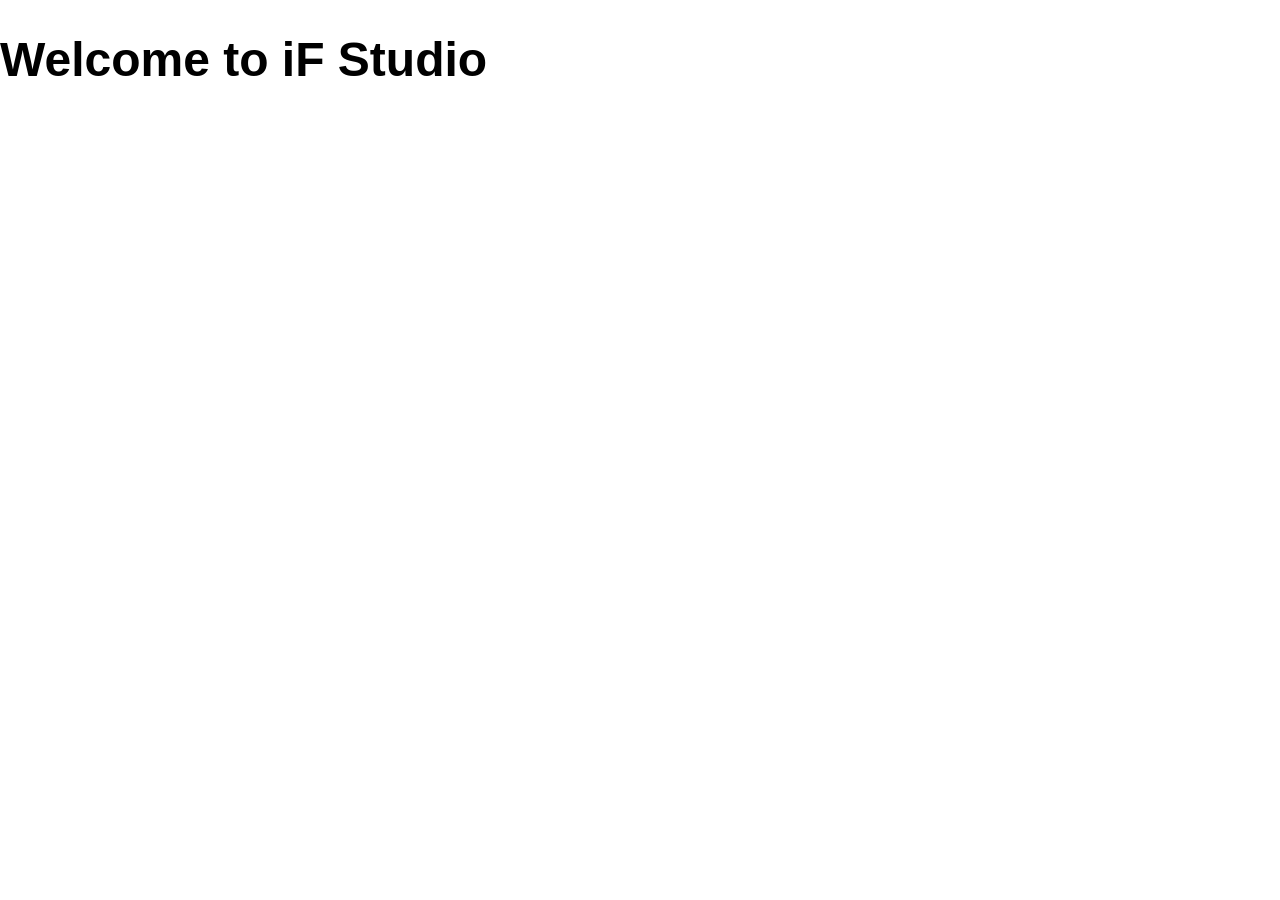
<file: if/index.html>
<!DOCTYPE html>
<html lang="en">
<head>
  <meta charset="UTF-8">
  <meta name="viewport" content="width=device-width, initial-scale=1.0">
  <title>Typewriter Effect with CSS</title>
  <link rel="stylesheet" href="style.css">
</head>
<body>
<style>
    /* Typewriter effect */
.intro-title {
  font-size: 48px;
  font-weight: bold;
  margin-bottom: 20px;
  white-space: nowrap;           /* Ensures the text stays on one line */
  overflow: hidden;              /* Hides the text until it's fully typed */
  border-right: 3px solid rgba(255, 255, 255, 0.75); /* Cursor effect */
  display: inline-block;
  padding-right: 5px;
  animation: typing 3s steps(30) 1s forwards, blink 0.75s step-end infinite;
}

/* Typing animation */
@keyframes typing {
  from {
    width: 0;
  }
  to {
    width: 100%;
  }
}

/* Blinking cursor animation */
@keyframes blink {
  50% {
    border-color: transparent;
  }
}

</style>
  <header class="intro">
    <h1 class="intro-title">Welcome to iF Studio</h1>
  </header>

</body>
</html>
</file>
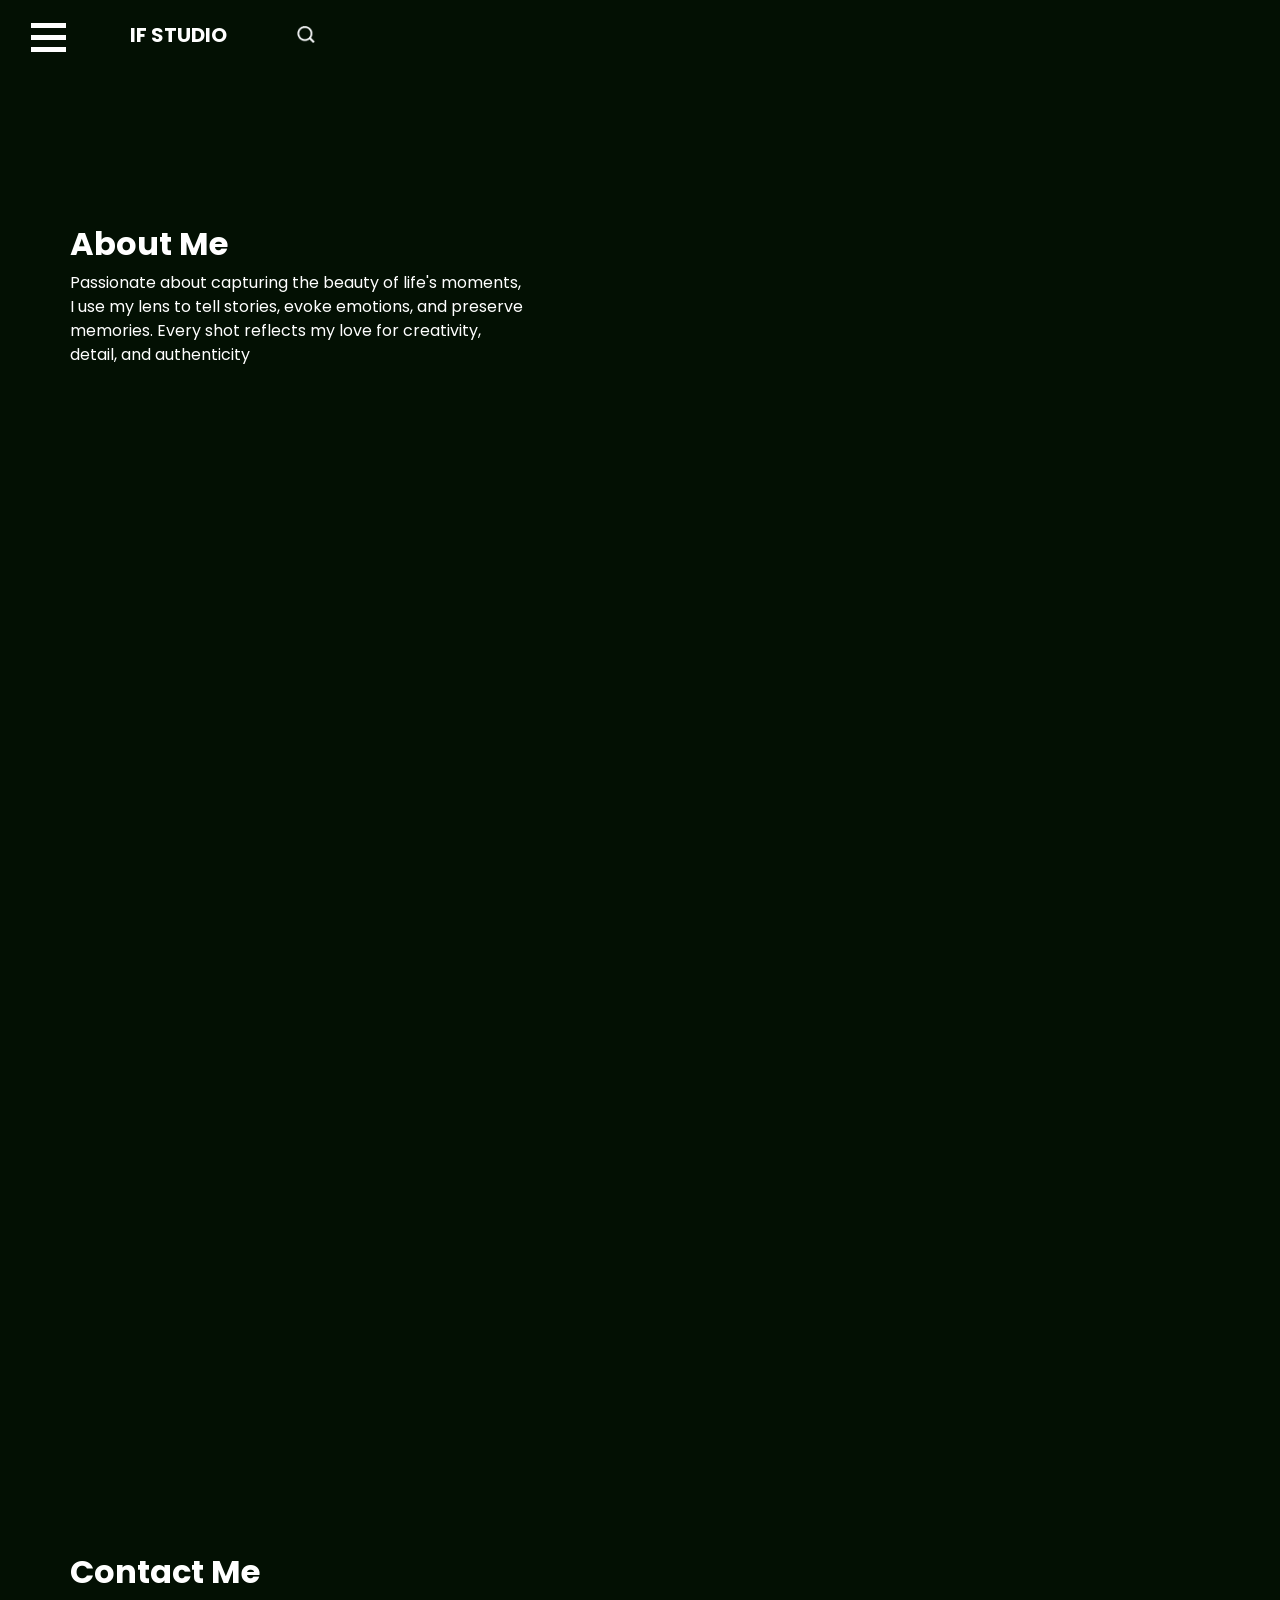
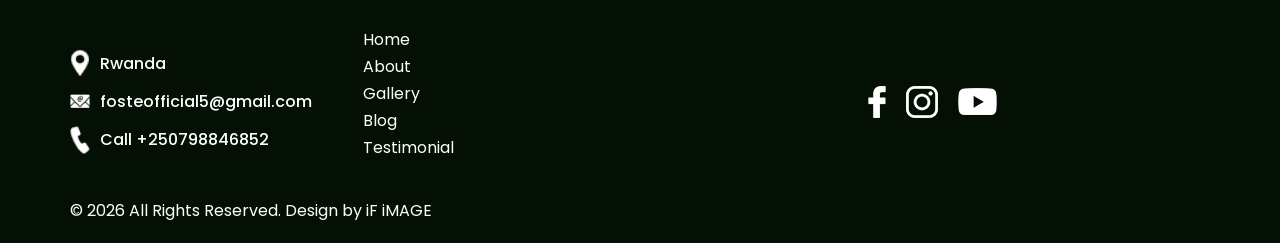
<file: about.html>
<!DOCTYPE html>
<html lang="en">

<head>
  <link rel="icon" href="favicon.ico" type="icon">
  <!-- Basic -->
  <meta charset="utf-8" />
  <meta http-equiv="X-UA-Compatible" content="IE=edge" />
  <!-- Mobile Metas -->
  <meta name="viewport" content="width=device-width, initial-scale=1, shrink-to-fit=no" />
  <!-- Site Metas -->
  <meta name="keywords" content="" />
  <meta name="description" content="" />
  <meta name="author" content="" />

  <title>About iF</title>

  <!-- slider stylesheet -->
  <link rel="stylesheet" type="text/css" href="https://cdnjs.cloudflare.com/ajax/libs/OwlCarousel2/2.3.4/assets/owl.carousel.min.css" />

  <!-- bootstrap core css -->
  <link rel="stylesheet" type="text/css" href="css/bootstrap.css" />

  <!-- Custom styles for this template -->
  <link href=" css/style.css" rel="stylesheet" />
  <!-- responsive style -->
  <link href="css/responsive.css" rel="stylesheet" />
</head>

<body class="sub_page">
  <div class="hero_area">
    <!-- header section strats -->
    <header class="header_section">
      <div class="container-fluid">
        <nav class="navbar navbar-expand-lg custom_nav-container d-block">
          <div class="main_nav_menu">
            <div class="fk_width">
              <div class="custom_menu-btn">
                <button onclick="openNav()">
                  <span class="s-1"> </span>
                  <span class="s-2"> </span>
                  <span class="s-3"> </span>
                </button>
              </div>
              <div id="myNav" class="overlay">
                <div class="overlay-content">
                  <a class="" href="index.html">Home <span class="sr-only">(current)</span></a>
                  <a class="" href="about.html">About </a>
                  <a class="" href="gallery.html">Gallery </a>
                  <a class="" href="blog.html">Blog </a>
                  <a class="" href="testimonial.html">Testimonial </a>
                </div>
              </div>
            </div>
            <a class="navbar-brand" href="index.html">
              <span>
                iF Studio
              </span>
            </a>
            <div class="user_option">
             
            
              <form class="form-inline ">
                <button class="btn  nav_search-btn" type="submit"></button>
              </form>
            </div>
          </div>
        </nav>
      </div>
    </header>
    <!-- end header section -->
  </div>

  <div class="layout_padding">
    <!-- about section -->

    <section class="about_section layout_padding-bottom">
      <div class="container">
        <div class="row">
          <div class="col-md-5">
            <div class="detail-box">
              <div class="heading_container">
                <h2>
                  About Me
                </h2>
                <p>
                  Passionate about capturing the beauty of life's moments, I use my lens to tell stories, evoke emotions, and preserve memories. Every shot reflects my love for creativity, detail, and authenticity
                </p>
               
              </div>
            </div>
          </div>
        </div>
      </div>
      
          <div style="display: flex; justify-content: center; align-items: center; height: 100vh;">
            <iframe width="560" height="315" src="https://www.youtube.com/embed/Tn2vaKtUwKY?si=lCVcNLnRX7EfQCeA" title="YouTube video player" frameborder="0" allow="accelerometer; autoplay; clipboard-write; encrypted-media; gyroscope; picture-in-picture; web-share" referrerpolicy="strict-origin-when-cross-origin" allowfullscreen></iframe>
        </div>
    </section>

    <!-- end about section -->
  </div>


  <!-- info section -->

  <section class="info_section ">
    <div class="info_container layout_padding-top">
      <div class="container">
        <div class="heading_container">
          <h2>
            Contact Me
          </h2>
        </div>
        <div class="info_main">
          <div class="row">
            <div class="col-md-4 col-lg-3">
              <div class="info_contact ">
                <a href="#" class="link-box">
                  <div class="img-box">
                    <img src="images/location.png" alt="" />
                  </div>
                  <div class="detail-box">
                    <h6>
                      Rwanda
                    </h6>
                  </div>
                </a>
                <a href="#" class="link-box">
                  <div class="img-box">
                    <img src="images/mail.png" alt="" />
                  </div>
                  <div class="detail-box">
                    <h6>
                      fosteofficial5@gmail.com
                    </h6>
                  </div>
                </a>
                <a href="#" class="link-box">
                  <div class="img-box">
                    <img src="images/call.png" alt="" />
                  </div>
                  <div class="detail-box">
                    <h6>
                      Call +250798846852
                    </h6>
                  </div>
                </a>
              </div>
            </div>
            <div class="col-md-2 col-lg-3">
              <div class="info_link-box">
                <ul>
                  <li class=" active">
                    <a class="" href="index.html">Home <span class="sr-only">(current)</span></a>
                  </li>
                  <li class="">
                    <a class="" href="about.html">About </a>
                  </li>
                  <li class="">
                    <a class="" href="gallery.html">Gallery </a>
                  </li>
                  <li class="">
                    <a class="" href="blog.html">Blog </a>
                  </li>
                  <li class="">
                    <a class="" href="testimonial.html">Testimonial </a>
                  </li>
                </ul>
              </div>
            </div>
            <div class="col-md-6 ">
              <div class="social_box">
                <a href="https://www.facebook.com/uwineza.muhongerwa/">
                  <img src="images/facebook.png" alt="" />
                </a>
                
                </a>
               
                </a>
                <a href="https://www.instagram.com/__foste__/">
                  <img src="images/instagram.png" alt="" />
                </a>
                <a href="https://www.youtube.com/@fosteofficial">
                  <img src="images/youtube.png" alt="" />
                </a>
              </div>
            </div>
          </div>
        </div>
      </div>
    </div>
  </section>

  <!-- end info section -->

  <!-- footer section -->
  <footer class="footer_section ">
    <div class="container">
      <p>
        &copy; <span id="displayYear"></span> All Rights Reserved. Design by
        <a href="https://html.design/">iF iMAGE</a>
      </p>
    </div>
  </footer>
  <!-- footer section -->

  <script src="js/jquery-3.4.1.min.js"></script>
  <script src="js/bootstrap.js"></script>
  <script src="https://cdnjs.cloudflare.com/ajax/libs/OwlCarousel2/2.3.4/owl.carousel.min.js"></script>
  <script src="js/custom.js"></script>
</body>

</html>
</file>
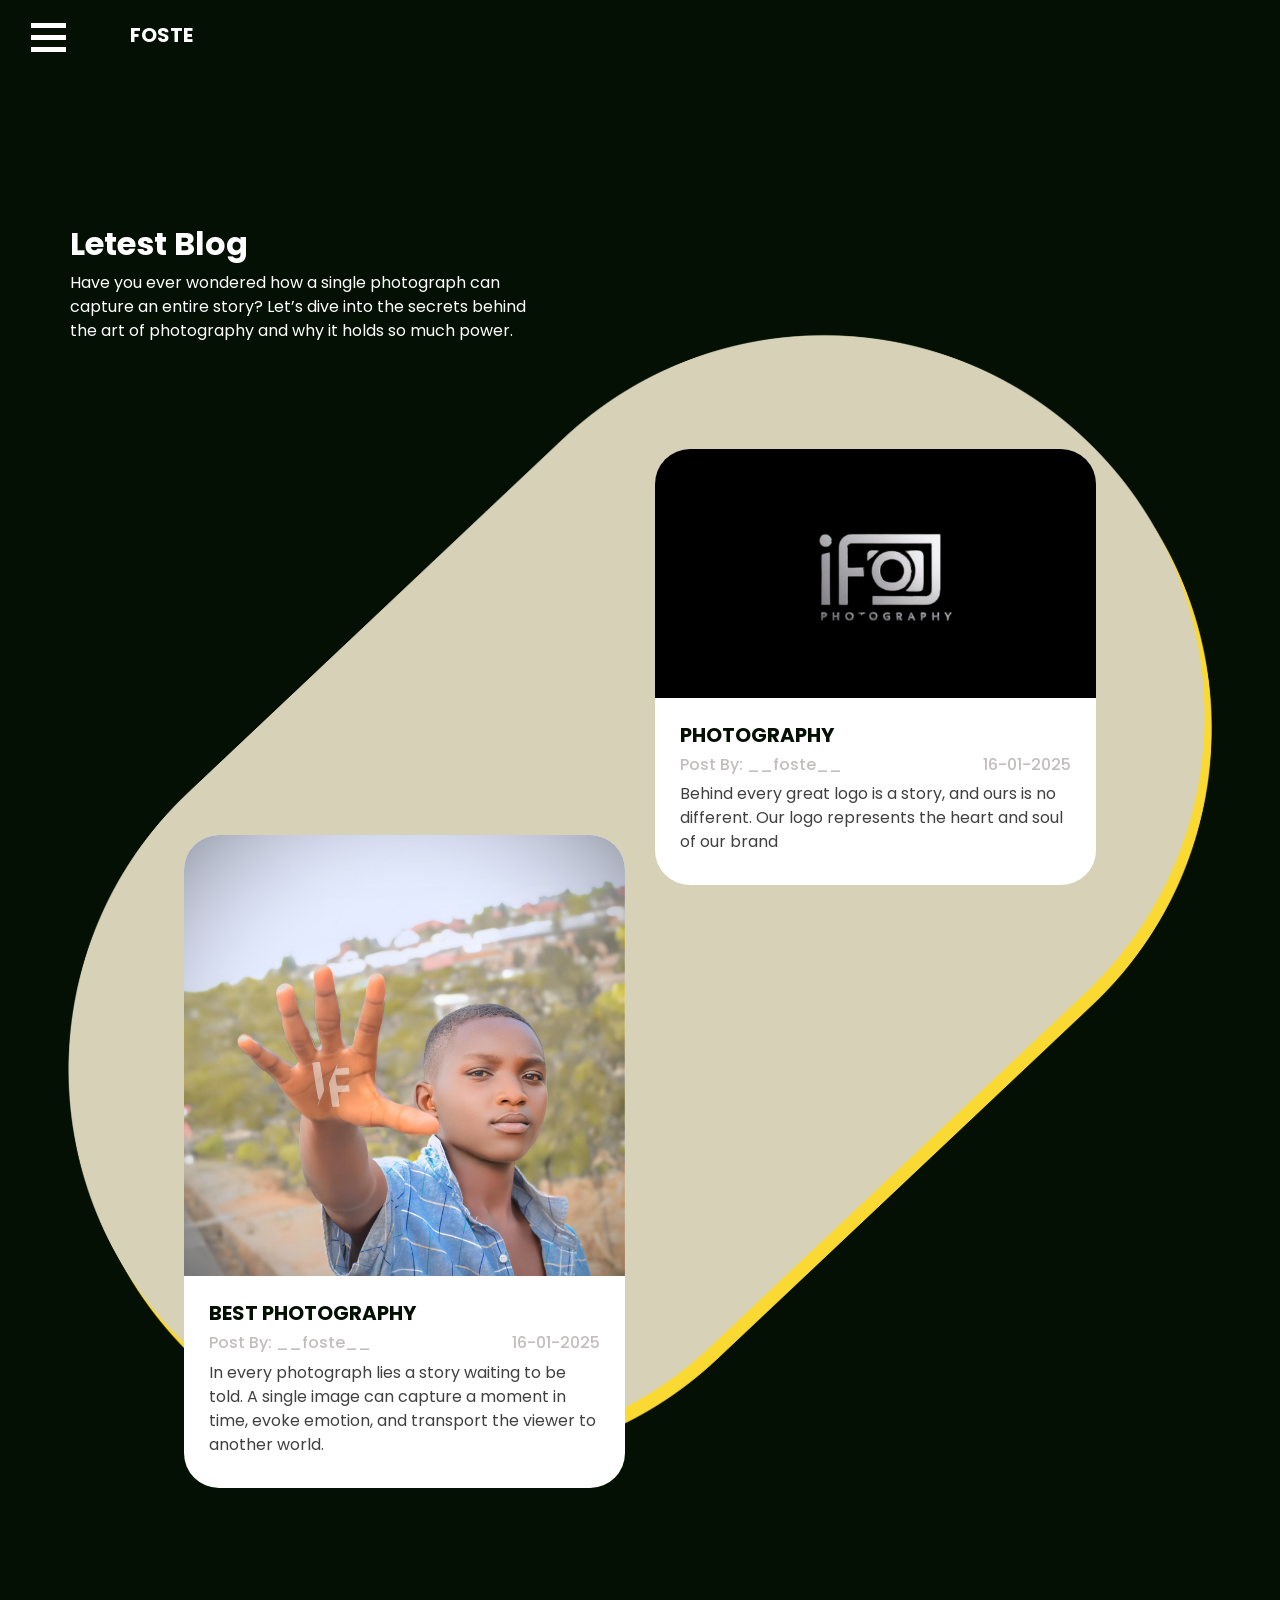
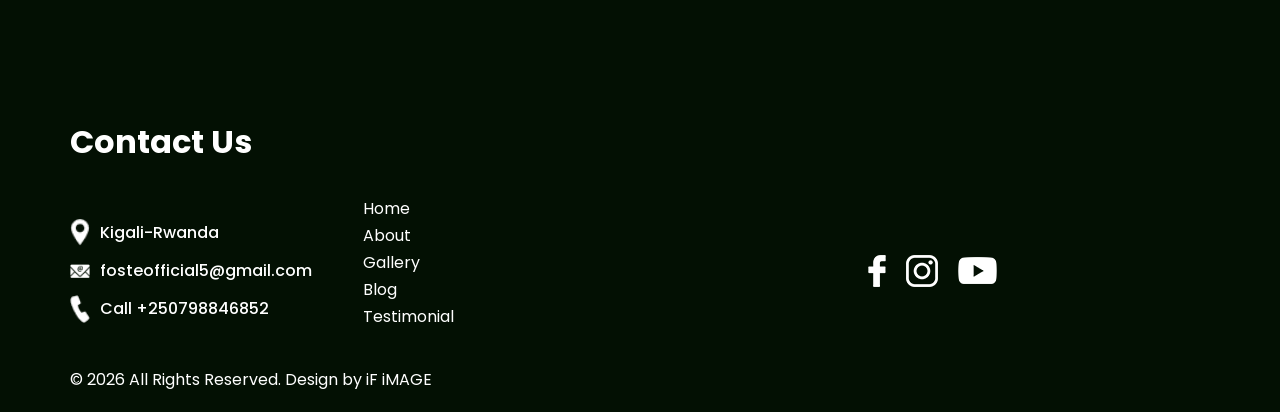
<file: blog.html>
<!DOCTYPE html>
<html lang="en">

<head>
  <link rel="icon" href="favicon.ico" type="icon">
  <title>My Blog</title>

  <!-- slider stylesheet -->
  <link rel="stylesheet" type="text/css" href="https://cdnjs.cloudflare.com/ajax/libs/OwlCarousel2/2.3.4/assets/owl.carousel.min.css" />

  <!-- bootstrap core css -->
  <link rel="stylesheet" type="text/css" href="css/bootstrap.css" />

  <!-- Custom styles for this template -->
  <link href=" css/style.css" rel="stylesheet" />
  <!-- responsive style -->
  <link href="css/responsive.css" rel="stylesheet" />
</head>

<body class="sub_page">
  <div class="hero_area">
    <!-- header section strats -->
    <header class="header_section">
      <div class="container-fluid">
        <nav class="navbar navbar-expand-lg custom_nav-container d-block">
          <div class="main_nav_menu">
            <div class="fk_width">
              <div class="custom_menu-btn">
                <button onclick="openNav()">
                  <span class="s-1"> </span>
                  <span class="s-2"> </span>
                  <span class="s-3"> </span>
                </button>
              </div>
              <div id="myNav" class="overlay">
                <div class="overlay-content">
                  <a class="" href="index.html">Home <span class="sr-only">(current)</span></a>
                  <a class="" href="about.html">About </a>
                  <a class="" href="gallery.html">Gallery </a>
                  <a class="" href="blog.html">Blog </a>
                  <a class="" href="testimonial.html">Testimonial </a>
                </div>
              </div>
            </div>
            <a class="navbar-brand" href="index.html">
              <span>
                Foste
              </span>
            </a>
            <div class="user_option">
             
              <form class="form-inline ">
              </form>
            </div>
          </div>
        </nav>
      </div>
    </header>
    <!-- end header section -->
  </div>

  <div class="layout_padding-bottom">

    <!-- blog section -->

    <section class="blog_section layout_padding">
      <div class="container">
        <div class="row">
          <div class="col-md-5">
            <div class="detail-box">
              <div class="heading_container">
                <h2>
                  Letest Blog
                </h2>
                <p>
                  Have you ever wondered how a single photograph can capture an entire story? Let’s dive into the secrets behind the art of photography and why it holds so much power.
                </p>
                
              </div>
            </div>
          </div>
        </div>
      </div>
      <div class="blog_container">
        <div class="blog_bg">
          <img src="images/gallery-bg.png" alt="" />
        </div>
        <div class="container">
          <div class="blog_box">
            <div class="row">
              <div class="col-md-6">
                <div class="box b1">
                  <div class="img-box">
                    <img src="if2.jpg" alt="" />
                  </div>
                  <div class="blog-detail">
                    <div class="blog_title">
                      <h5>
                        Best photography
                      </h5>
                      <div class="blog_post">
                        <h6>
                          Post By: __foste__
                        </h6>
                        <h6>
                          16-01-2025
                        </h6>
                      </div>
                    </div>
                    <p>
                      In every photograph lies a story waiting to be told. A single image can capture a moment in time, evoke emotion, and transport the viewer to another world.
                    </p>
                  </div>
                </div>
              </div>
              <div class="col-md-6">
                <div class="box b2">
                  <div class="img-box">
                    <img src="if.png" alt="" />
                  </div>
                  <div class="blog-detail">
                    <div class="blog_title">
                      <h5>
                        Photography
                      </h5>
                      <div class="blog_post">
                        <h6>
                          Post By: __foste__
                        </h6>
                        <h6>
                          16-01-2025
                        </h6>
                      </div>
                    </div>
                    <p>
                      Behind every great logo is a story, and ours is no different. Our logo represents the heart and soul of our brand
                    </p>
                  </div>
                </div>
              </div>
            </div>
          </div>
        </div>
      </div>
    </section>

    <!-- end blog section -->
  </div>

  <!-- info section -->

  <section class="info_section ">
    <div class="info_container layout_padding-top">
      <div class="container">
        <div class="heading_container">
          <h2>
            Contact Us
          </h2>
        </div>
        <div class="info_main">
          <div class="row">
            <div class="col-md-4 col-lg-3">
              <div class="info_contact ">
                <a href="#" class="link-box">
                  <div class="img-box">
                    <img src="images/location.png" alt="" />
                  </div>
                  <div class="detail-box">
                    <h6>
                      Kigali-Rwanda
                    </h6>
                  </div>
                </a>
                <a href="#" class="link-box">
                  <div class="img-box">
                    <img src="images/mail.png" alt="" />
                  </div>
                  <div class="detail-box">
                    <h6>
                      fosteofficial5@gmail.com
                    </h6>
                  </div>
                </a>
                <a href="#" class="link-box">
                  <div class="img-box">
                    <img src="images/call.png" alt="" />
                  </div>
                  <div class="detail-box">
                    <h6>
                      Call +250798846852
                    </h6>
                  </div>
                </a>
              </div>
            </div>
            <div class="col-md-2 col-lg-3">
              <div class="info_link-box">
                <ul>
                  <li class=" active">
                    <a class="" href="index.html">Home <span class="sr-only">(current)</span></a>
                  </li>
                  <li class="">
                    <a class="" href="about.html">About </a>
                  </li>
                  <li class="">
                    <a class="" href="gallery.html">Gallery </a>
                  </li>
                  <li class="">
                    <a class="" href="blog.html">Blog </a>
                  </li>
                  <li class="">
                    <a class="" href="testimonial.html">Testimonial </a>
                  </li>
                </ul>
              </div>
            </div>
            <div class="col-md-6 ">
              <div class="social_box">
                <a href="https://www.facebook.com/uwineza.muhongerwa/">
                  <img src="images/facebook.png" alt="" />
                </a>
                
                </a>
               
                </a>
                <a href="https://www.instagram.com/__foste__/">
                  <img src="images/instagram.png" alt="" />
                </a>
                <a href="https://www.youtube.com/@fosteofficial">
                  <img src="images/youtube.png" alt="" />
                </a>
              </div>
              </div>
          </div>
        </div>
      </div>
    </div>
  </section>

  
  <footer class="footer_section ">
    <div class="container">
      <p>
        &copy; <span id="displayYear"></span> All Rights Reserved. Design by
        <a href="https://html.design/">iF iMAGE</a>
      </p>
    </div>
  </footer>
  <!-- footer section -->

  <script src="js/jquery-3.4.1.min.js"></script>
  <script src="js/bootstrap.js"></script>
  <script src="https://cdnjs.cloudflare.com/ajax/libs/OwlCarousel2/2.3.4/owl.carousel.min.js"></script>
  <script src="js/custom.js"></script>
</body>

</html>
</file>
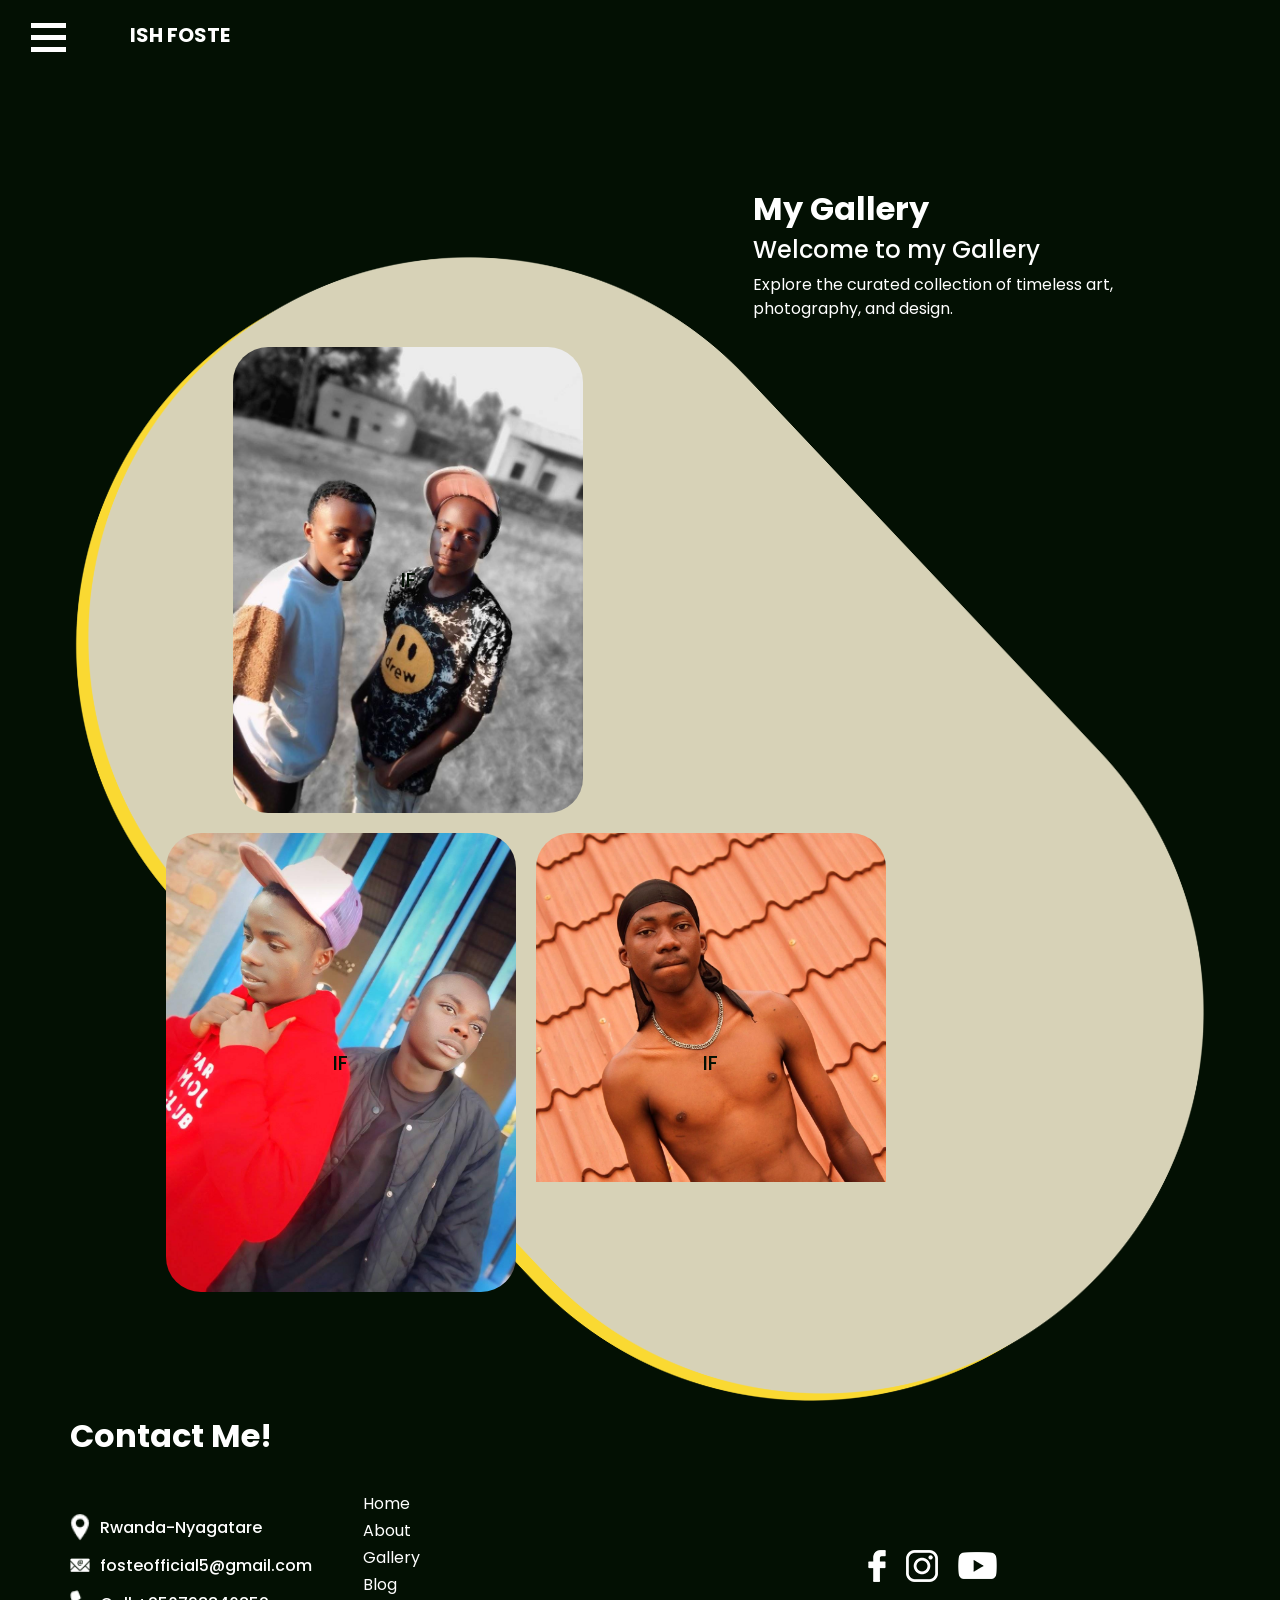
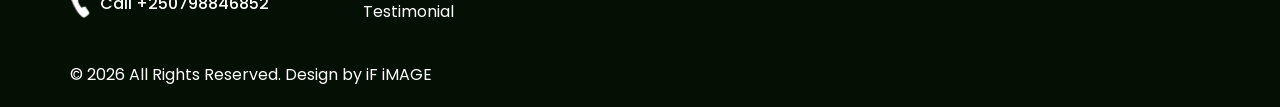
<file: gallery.html>
<!DOCTYPE html>
<html lang="en">

<head>
  <link rel="icon" href="favicon.ico" type="icon">

  <title>iF Gallery</title>

  <!-- slider stylesheet -->
  <link rel="stylesheet" type="text/css" href="https://cdnjs.cloudflare.com/ajax/libs/OwlCarousel2/2.3.4/assets/owl.carousel.min.css" />

  <!-- bootstrap core css -->
  <link rel="stylesheet" type="text/css" href="css/bootstrap.css" />

  <!-- Custom styles for this template -->
  <link href=" css/style.css" rel="stylesheet" />
  <!-- responsive style -->
  <link href="css/responsive.css" rel="stylesheet" />
</head>

<body class="sub_page">
  <div class="hero_area">
    <!-- header section strats -->
    <header class="header_section">
      <div class="container-fluid">
        <nav class="navbar navbar-expand-lg custom_nav-container d-block">
          <div class="main_nav_menu">
            <div class="fk_width">
              <div class="custom_menu-btn">
                <button onclick="openNav()">
                  <span class="s-1"> </span>
                  <span class="s-2"> </span>
                  <span class="s-3"> </span>
                </button>
              </div>
              <div id="myNav" class="overlay">
                <div class="overlay-content">
                  <a class="" href="index.html">Home <span class="sr-only">(current)</span></a>
                  <a class="" href="about.html">About </a>
                  <a class="" href="gallery.html">Gallery </a>
                  <a class="" href="blog.html">Blog </a>
                  <a class="" href="testimonial.html">Testimonial </a>
                </div>
              </div>
            </div>
            <a class="navbar-brand" href="index.html">
              <span>
                Ish Foste
              </span>
            </a>
            <div class="user_option">
              
              </form>
            </div>
          </div>
        </nav>
      </div>
    </header>
    <!-- end header section -->

  </div>


  <!-- gallery section -->
  <section class="gallery_section layout_padding">
    <div class="container">
      <div class="row">
        <div class="col-lg-5 ml-auto">
          <div class="heading_container">
            <h2>
              My Gallery
            </h2>
            <h4>
              Welcome to my Gallery
            </h4>
            <p>
              Explore the curated collection of timeless art, photography, and design.
            </p>
            
          </div>
        </div>
      </div>
    </div>
    <div class="gallery_container">
      <div class="gallery_bg">
        <img src="images/gallery-bg.png" alt="" />
      </div>
      <div class="container">
        <div class="gallery_box">
          <div class="box b1">
            <div class="img-box">
              <img src="images/gallery-1.jpg" alt="" />
              <h5>
                iF
              </h5>
            </div>
          </div>
          <div class="box b2">
            <div class="img-box">
              <img src="images/gallery-2.jpg" alt="" />
              <h5>
                iF
              </h5>
            </div>
            <div class="img-box">
              <img src="images/gallery-3.jpg" alt="" />
              <h5>
                iF
              </h5>
            </div>
        
            </div>
          </div>
        </div>
      </div>
    </div>
  </section>
  <!-- end gallery section -->

  <!-- info section -->

  <section class="info_section ">
    <div class="info_container layout_padding-top">
      <div class="container">
        <div class="heading_container">
          <h2>
            Contact Me!
          </h2>
        </div>
        <div class="info_main">
          <div class="row">
            <div class="col-md-4 col-lg-3">
              <div class="info_contact ">
                <a href="#" class="link-box">
                  <div class="img-box">
                    <img src="images/location.png" alt="" />
                  </div>
                  <div class="detail-box">
                    <h6>
                      Rwanda-Nyagatare
                    </h6>
                  </div>
                </a>
                <a href="#" class="link-box">
                  <div class="img-box">
                    <img src="images/mail.png" alt="" />
                  </div>
                  <div class="detail-box">
                    <h6>
                      fosteofficial5@gmail.com
                    </h6>
                  </div>
                </a>
                <a href="#" class="link-box">
                  <div class="img-box">
                    <img src="images/call.png" alt="" />
                  </div>
                  <div class="detail-box">
                    <h6>
                      Call +250798846852
                    </h6>
                  </div>
                </a>
              </div>
            </div>
            <div class="col-md-2 col-lg-3">
              <div class="info_link-box">
                <ul>
                  <li class=" ">
                    <a class="" href="index.html">Home <span class="sr-only">(current)</span></a>
                  </li>
                  <li class="">
                    <a class="" href="about.html">About </a>
                  </li>
                  <li class="">
                    <a class="" href="gallery.html">Gallery </a>
                  </li>
                  <li class="">
                    <a class="" href="blog.html">Blog </a>
                  </li>
                  <li class="">
                    <a class="" href="testimonial.html">Testimonial </a>
                  </li>
                </ul>
              </div>
            </div>
            <div class="col-md-6 ">
              <div class="social_box">
                <a href="https://www.facebook.com/uwineza.muhongerwa/">
                  <img src="images/facebook.png" alt="" />
                </a>
                
                </a>
               
                </a>
                <a href="https://www.instagram.com/__foste__/">
                  <img src="images/instagram.png" alt="" />
                </a>
                <a href="https://www.youtube.com/@fosteofficial">
                  <img src="images/youtube.png" alt="" />
                </a>
              </div>
              </div>
          </div>
        </div>
      </div>
    </div>
  </section>

  <!-- end info section -->

  <!-- footer section -->
  <footer class="footer_section ">
    <div class="container">
      <p>
        &copy; <span id="displayYear"></span> All Rights Reserved. Design by
        <a href="https://html.design/">iF iMAGE</a>
      </p>
    </div>
  </footer>
  <!-- footer section -->

  <script src="js/jquery-3.4.1.min.js"></script>
  <script src="js/bootstrap.js"></script>
  <script src="https://cdnjs.cloudflare.com/ajax/libs/OwlCarousel2/2.3.4/owl.carousel.min.js"></script>
  <script src="js/custom.js"></script>
</body>

</html>
</file>
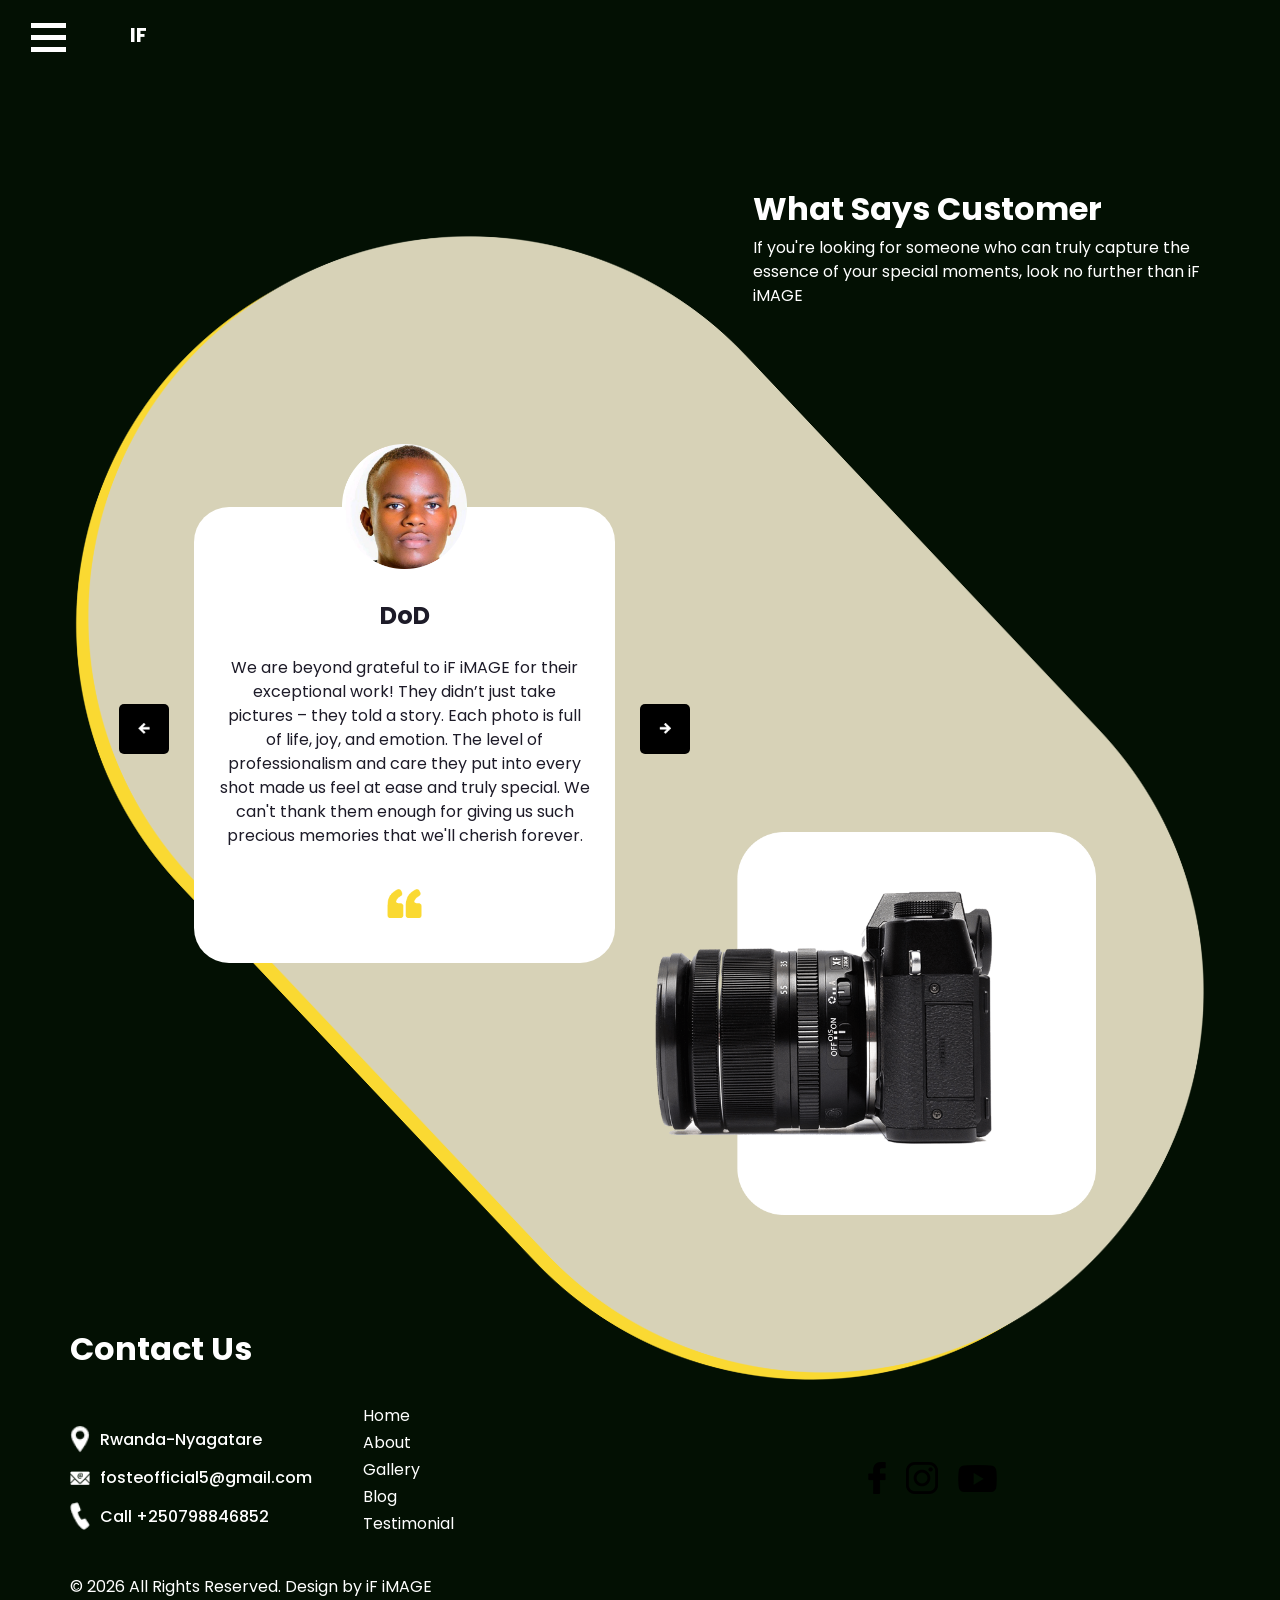
<file: testimonial.html>
<!DOCTYPE html>
<html lang="en">

<head>
  <link rel="icon" href="favicon.ico" type="icon">
  <!-- Basic -->
  <meta charset="utf-8" />
  <meta http-equiv="X-UA-Compatible" content="IE=edge" />
  <!-- Mobile Metas -->
  <meta name="viewport" content="width=device-width, initial-scale=1, shrink-to-fit=no" />
  <!-- Site Metas -->
  <meta name="keywords" content="" />
  <meta name="description" content="" />
  <meta name="aiF" content="" />

  <title>iF Testimonial</title>

  <!-- slider stylesheet -->
  <link rel="stylesheet" type="text/css" href="https://cdnjs.cloudflare.com/ajax/libs/OwlCarousel2/2.3.4/assets/owl.carousel.min.css" />

  <!-- bootstrap core css -->
  <link rel="stylesheet" type="text/css" href="css/bootstrap.css" />

  <!-- Custom styles for this template -->
  <link href=" css/style.css" rel="stylesheet" />
  <!-- responsive style -->
  <link href="css/responsive.css" rel="stylesheet" />
</head>

<body class="">
  <div class="hero_area">
    <!-- header section strats -->
    <header class="header_section">
      <div class="container-fluid">
        <nav class="navbar navbar-expand-lg custom_nav-container d-block">
          <div class="main_nav_menu">
            <div class="fk_width">
              <div class="custom_menu-btn">
                <button onclick="openNav()">
                  <span class="s-1"> </span>
                  <span class="s-2"> </span>
                  <span class="s-3"> </span>
                </button>
              </div>
              <div id="myNav" class="overlay">
                <div class="overlay-content">
                  <a class="" href="index.html">Home <span class="sr-only">(current)</span></a>
                  <a class="" href="about.html">About </a>
                  <a class="" href="gallery.html">Gallery </a>
                  <a class="" href="blog.html">Blog </a>
                  <a class="" href="testimonial.html">Testimonial </a>
                </div>
              </div>
            </div>
            <a class="navbar-brand" href="index.html">
              <span>
                iF
              </span>
            </a>
            <div class="user_option">
              
              </form>
            </div>
          </div>
        </nav>
      </div>
    </header>
    <!-- end header section -->


  </div>


  <!-- client section -->

  <section class="client_section layout_padding">
    <div class="container">
      <div class="row">
        <div class="col-lg-5 ml-auto">
          <div class="heading_container">
            <h2>
              What Says Customer
            </h2>
            <p>
              If you're looking for someone who can truly capture the essence of your special moments, look no further than iF iMAGE
            </p>
          </div>
        </div>
      </div>
    </div>
    <div class="client_container">
      <div class="client_bg">
        <img src="images/gallery-bg.png" alt="" />
      </div>
      <div class="container">
        <div class="client_box">
          <div class="row">
            <div class="col-lg-6">
              <div class="box b1">
                <div id="carouselExampleControls" class="carousel slide" data-ride="carousel">
                  <div class="carousel-inner">
                    <div class="carousel-item active">
                      <div class="client_content-box layout_padding">
                        <div class="img-box">
                          <img src="images/client.png" alt="" />
                        </div>
                        <div class="detail-box">
                          <h4>
                            DoD
                          </h4>
                          <p>
                            We are beyond grateful to iF iMAGE for their exceptional work! They didn’t just take pictures – they told a story. Each photo is full of life, joy, and emotion. The level of professionalism and care they put into every shot made us feel at ease and truly special. We can't thank them enough for giving us such precious memories that we'll cherish forever.
                          </p>
                          <img src="images/quote.png" alt="" />
                        </div>
                      </div>
                    </div>
                    <div class="carousel-item">
                      <div class="client_content-box layout_padding">
                        <div class="img-box">
                          <img src="images/sirboy.png" alt="" />
                        </div>
                        <div class="detail-box">
                          <h4>
                            SirBoy
                          </h4>
                          <p>
                            From start to finish, iF iMAGE created such a fun and relaxed environment. They truly took the time to understand our vision and exceeded every expectation. The way they captured each special moment – from candid laughs to the smallest details – was simply magical. We will forever treasure these memories, thanks to their beautiful work.
                          </p>
                          <img src="images/quote.png" alt="" />
                        </div>
                      </div>
                    </div>
                    <div class="carousel-item">
                      <div class="client_content-box layout_padding">
                        <div class="img-box">
                          <img src="images/herve.png" alt="" />
                        </div>
                        <div class="detail-box">
                          <h4>
                            Herveira45
                          </h4>
                          <p>
                            Working with iF iMAGE was an absolute dream! Their creativity and attention to detail are unmatched. Every shot felt like a work of art, capturing not only the moments but the emotions and essence of the day. They have an incredible eye for natural beauty and know exactly how to make you feel comfortable in front of the camera. 
                          </p>
                          <img src="images/quote.png" alt="" />
                        </div>
                      </div>
                    </div>
                  </div>
                  <a class="carousel-control-prev" href="#carouselExampleControls" role="button" data-slide="prev">
                    <span class="sr-only">Previous</span>
                  </a>
                  <a class="carousel-control-next" href="#carouselExampleControls" role="button" data-slide="next">
                    <span class="sr-only">Next</span>
                  </a>
                </div>
              </div>
            </div>
            <div class="col-lg-6">
              <div class="box b2">
                <div class="camera_img-box">
                  <img src="images/camera.png" alt="" />
                </div>
              </div>
            </div>
          </div>
        </div>
      </div>
    </div>
  </section>

  <!-- end client section -->

  <!-- info section -->

  <section class="info_section ">
    <div class="info_container layout_padding-top">
      <div class="container">
        <div class="heading_container">
          <h2>
            Contact Us
          </h2>
        </div>
        <div class="info_main">
          <div class="row">
            <div class="col-md-4 col-lg-3">
              <div class="info_contact ">
                <a href="#" class="link-box">
                  <div class="img-box">
                    <img src="images/location.png" alt="" />
                  </div>
                  <div class="detail-box">
                    <h6>
                      Rwanda-Nyagatare
                    </h6>
                  </div>
                </a>
                <a href="#" class="link-box">
                  <div class="img-box">
                    <img src="images/mail.png" alt="" />
                  </div>
                  <div class="detail-box">
                    <h6>
                      fosteofficial5@gmail.com
                    </h6>
                  </div>
                </a>
                <a href="#" class="link-box">
                  <div class="img-box">
                    <img src="images/call.png" alt="" />
                  </div>
                  <div class="detail-box">
                    <h6>
                      Call +250798846852
                    </h6>
                  </div>
                </a>
              </div>
            </div>
            <div class="col-md-2 col-lg-3">
              <div class="info_link-box">
                <ul>
                  <li class=" active">
                    <a class="" href="index.html">Home <span class="sr-only">(current)</span></a>
                  </li>
                  <li class="">
                    <a class="" href="about.html">About </a>
                  </li>
                  <li class="">
                    <a class="" href="gallery.html">Gallery </a>
                  </li>
                  <li class="">
                    <a class="" href="blog.html">Blog </a>
                  </li>
                  <li class="">
                    <a class="" href="testimonial.html">Testimonial </a>
                  </li>
                </ul>
              </div>
            </div>
            <div class="col-md-6 ">
              <div class="social_box">
                <a href="https://www.facebook.com/uwineza.muhongerwa/">
                  <img src="images/facebook.png" alt="" />
                </a>
                
                </a>
               
                </a>
                <a href="https://www.instagram.com/__foste__/">
                  <img src="images/instagram.png" alt="" />
                </a>
                <a href="https://www.youtube.com/@fosteofficial">
                  <img src="images/youtube.png" alt="" />
                </a>
              </div>
            </div>
          </div>
        </div>
      </div>
    </div>
  </section>

  <!-- end info section -->

  <!-- footer section -->
  <footer class="footer_section ">
    <div class="container">
      <p>
        &copy; <span id="displayYear"></span> All Rights Reserved. Design by
        <a href="https://html.design/">iF iMAGE</a>
      </p>
    </div>
  </footer>
  <!-- footer section -->

  <script src="js/jquery-3.4.1.min.js"></script>
  <script src="js/bootstrap.js"></script>
  <script src="https://cdnjs.cloudflare.com/ajax/libs/OwlCarousel2/2.3.4/owl.carousel.min.js"></script>
  <script src="js/custom.js"></script>
</body>

</html>
</file>
<file: if/style.css>
/* styles.css */
body {
    margin: 0;
    padding: 0;
    font-family: Arial, sans-serif;
}

/* Preloader Styles */
#preloader {
    position: fixed;
    top: 0;
    left: 0;
    width: 100%;
    height: 100%;
    background-color: rgba(255, 255, 255, 0.9); /* Semi-transparent white background */
    display: flex;
    justify-content: center;
    align-items: center;
    z-index: 9999; /* Ensures the preloader is on top */
}

/* Spinner Styles */
.spinner {
    border: 4px solid #f3f3f3; /* Light gray color */
    border-top: 4px solid #3498db; /* Blue color */
    border-radius: 50%;
    width: 50px;
    height: 50px;
    animation: spin 2s linear infinite;
}

/* Animation for the spinner */
@keyframes spin {
    0% { transform: rotate(0deg); }
    100% { transform: rotate(360deg); }
}

/* Main Content Styles */
#content {
    text-align: center;
    padding: 50px;
}
</file>
<file: css/style.css>
@import url("https://fonts.googleapis.com/css2?family=Open+Sans:wght@400;700&family=Poppins:wght@400;500;700&display=swap");
@font-face {
  font-family: "Andale Mono";
  src: url(../fonts/AndaleMono.ttf);
}

html {
  scroll-behavior: smooth;
  overflow-x: hidden;
}

body {
  font-family: "Poppins", sans-serif;
  color: #ffffff;
  background-color: #031003;
}

.layout_margin {
  margin-top: 90px;
  margin-bottom: 90px;
}

.layout_padding {
  padding-top: 120px;
  padding-bottom: 120px;
}

.layout_padding2 {
  padding-top: 45px;
  padding-bottom: 45px;
}

.layout_padding2-top {
  padding-top: 45px;
}

.layout_padding2-bottom {
  padding-bottom: 45px;
}

.layout_padding-top {
  padding-top: 120px;
}

.layout_padding-bottom {
  padding-bottom: 120px;
}

.heading_container {
  display: -webkit-box;
  display: -ms-flexbox;
  display: flex;
  -webkit-box-orient: vertical;
  -webkit-box-direction: normal;
      -ms-flex-direction: column;
          flex-direction: column;
  -webkit-box-align: start;
      -ms-flex-align: start;
          align-items: flex-start;
  color: #ffffff;
}

.heading_container h2 {
  font-weight: bold;
}

.heading_container a {
  display: inline-block;
  background: #fad932;
  color: #000000;
  
  border-radius: 30px;
  border: 1px solid #fad932;
  -webkit-transition: all 0.3s;
  transition: all 0.3s;
  text-transform: uppercase;
  margin-top: 15px;
}

.heading_container a:hover {
  background: transparent;
  color: #fad932;
  animation: fadeIn 2s ease-in-out forwards 1.5s; /* Delay for smooth appearance */
}

@-webkit-keyframes hueAnimate {
  0% {
    -webkit-filter: hue-rotate(0deg);
            filter: hue-rotate(0deg);
  }
  100% {
    -webkit-filter: hue-rotate(360deg);
            filter: hue-rotate(360deg);
  }
}

@keyframes hueAnimate {
  0% {
    -webkit-filter: hue-rotate(0deg);
            filter: hue-rotate(0deg);
  }
  100% {
    -webkit-filter: hue-rotate(360deg);
            filter: hue-rotate(360deg);
  }
}

/*header section*/
.hero_area {
  position: relative;@keyframes fadeIn {
    0% { opacity: 0; }
    100% { opacity: 1; }
}

/* Fade-in + slide-up effect */
@keyframes fadeInUp {
    0% { opacity: 0; transform: translateY(30px); }
    100% { opacity: 1; transform: translateY(0); }
}

/* Slide-in from the left for title */
@keyframes slideInLeft {
    0% { transform: translateX(-100%); }
    100% { transform: translateX(0); }
}
}

.sub_page .info_section .social_box {
  -webkit-filter: invert(100%);
          filter: invert(100%);
}

.header_section .container-fluid {
  padding-right: 25px;
  padding-left: 25px;
}

.header_section .nav_container {
  margin: 0 auto;
}

.custom_nav-container.navbar-expand-lg .navbar-nav .nav-link img {
  width: 22px;
  margin-right: 15px;
}

.custom_nav-container.navbar-expand-lg .navbar-nav .nav-link {
  padding: 0px 25px;
  color: #fefeff;
  text-align: center;
  font-family: "Roboto", sans-serif;
}

.custom_menu-btn {
  z-index: 9;
  position: absolute;
  left: 0;
  top: 15px;
}

.custom_menu-btn button {
  outline: none;
  border: none;
  background-color: transparent;
}

.custom_menu-btn span {
  display: block;
  width: 35px;
  height: 5px;
  background-color: #fff;
  margin: 7px 0;
  -webkit-transition: all 0.3s;
  transition: all 0.3s;
}

.custom_menu-btn .s-2 {
  -webkit-transition: all 0.1s;
  transition: all 0.1s;
}

.menu_btn-style {
  position: fixed;
  left: 22px;
  top: 15px;
}

.menu_btn-style button {
  -webkit-transform: translateX(14px);
          transform: translateX(14px);
}

.menu_btn-style button .s-1 {
  -webkit-transform: rotate(45deg) translateY(17px);
          transform: rotate(45deg) translateY(17px);
}

.menu_btn-style button .s-2 {
  -webkit-transform: translateX(-100px);
          transform: translateX(-100px);
}

.menu_btn-style button .s-3 {
  -webkit-transform: rotate(-45deg) translateY(-17px);
          transform: rotate(-45deg) translateY(-17px);
}

.position-unset {
  position: unset;
}

.navbar-expand-lg .navbar-collapse {
  -webkit-box-flex: 0;
      -ms-flex-positive: 0;
          flex-grow: 0;
}

.overlay {
  height: 100%;
  width: 0;
  position: fixed;
  z-index: 1;
  top: 0;
  left: 0;
  background: rgba(3, 16, 3, 0.95);
  overflow-x: hidden;
  -webkit-transition: 0.5s;
  transition: 0.5s;
}

.overlay .closebtn {
  position: absolute;
  top: 0;
  right: 30px;
  font-size: 60px;
}

.overlay a {
  display: inline-block;
  padding: 12px 20px;
  text-decoration: none;
  font-size: 18px;
  text-transform: uppercase;
  color: #ffffff;
  margin: 10px 0;
  border: 2px solid transparent; /* Border is transparent initially */
  border-radius: 10px;
  width: 200px;
  text-align: center;
  font-weight: bold;
  letter-spacing: 1px;
  background: linear-gradient(45deg, #3e3274, #135286); /* Initial gradient */
  background-size: 200% 200%; /* Ensure gradient covers entire button */
  transition: background-position 0.4s ease, color 0.4s ease, transform 0.3s ease, box-shadow 0.3s ease; /* Smooth transition */
  box-shadow: 0 4px 8px rgba(0, 0, 0, 0.3); /* Subtle shadow */
}

/* Hover effects */
.overlay a:hover {
  background-position: 100% 100%; /* Animate the gradient on hover */
  color: #333333; /* Change text color to dark on hover */
  border-color: #333333; /* Border color change on hover */
  transform: translateY(-3px); /* Slight lift on hover */
  box-shadow: 0 8px 16px rgba(0, 0, 0, 0.4); /* Stronger shadow on hover */
  background: linear-gradient(45deg, #2c3e50, #4ca1af); /* New gradient on hover (darker shades) */
}

/* Active effect (when clicked) */
.overlay a:active {
  transform: translateY(1px); /* Simulate button press */
}

/* Focus effect for accessibility */
.overlay a:focus {
  outline: none;
  box-shadow: 0 0 0 2px rgba(255, 255, 255, 0.5); /* Focus outline */
}


.overlay a:hover {
  border-color: transparent;
  background-color: #ffffff;
}

.overlay-content {
  position: relative;
  top: 20%;
  width: 100%;
  text-align: center;
  margin-top: 30px;
  display: -webkit-box;
  display: -ms-flexbox;
  display: flex;
  -webkit-box-orient: vertical;
  -webkit-box-direction: normal;
      -ms-flex-direction: column;
          flex-direction: column;
  -webkit-box-align: center;
      -ms-flex-align: center;
          align-items: center;
}

.menu_width {
  width: 100%;
}

.scroll-y-hidden {
  overflow-y: hidden;
}

a,
a:hover,
a:focus {
  text-decoration: none;
}

a:hover,
a:focus {
  color: initial;
}

.btn,
.btn:focus {
  outline: none !important;
  -webkit-box-shadow: none;
          box-shadow: none;
}

.fk_width {
  width: 105px;
}

.custom_nav-container .nav_search-btn {
  background-image: url(../images/search-icon.png);
  background-size: 18px;
  background-repeat: no-repeat;
  width: 35px;
  height: 35px;
  padding: 0;
  border: none;
  background-position: center;
}

.navbar-brand {
  display: -webkit-box;
  display: -ms-flexbox;
  display: flex;
}

.navbar-brand span {
  color: #ffffff;
  font-weight: bold;
  text-transform: uppercase;
}

.custom_nav-container {
  z-index: 99999;
  padding: 15px 0;
  -webkit-box-pack: start;
      -ms-flex-pack: start;
          justify-content: flex-start;
}

.custom_nav-container .navbar-toggler {
  outline: none;
}

.custom_nav-container .navbar-toggler .navbar-toggler-icon {
  background-image: url(../images/menu.png);
  background-size: 55px;
}

.main_nav_menu {
  display: -webkit-box;
  display: -ms-flexbox;
  display: flex;
}

.user_option {
  display: -webkit-box;
  display: -ms-flexbox;
  display: flex;
  -webkit-box-align: center;
      -ms-flex-align: center;
          align-items: center;
  margin-left: 45px;
}

.user_option a {
  display: -webkit-box;
  display: -ms-flexbox;
  display: flex;
  -webkit-box-align: center;
      -ms-flex-align: center;
          align-items: center;
  margin-right: 35px;
  color: #ffffff;
  text-transform: uppercase;
}

.user_option a img {
  width: 20px;
  margin-right: 10px;
}

.user_option a span {
  color: #ffffff;
}

/*end header section*/
.slider_section {
  padding-top: 45px;
}

.slider_section #carouselExampleIndicators {
  -webkit-box-flex: 1;
      -ms-flex: 1;
          flex: 1;
}

.slider_section .detail-box {
  color: #ffffff;
  margin-top: 75px;
}

.slider_section .detail-box h1 {
  font-size: 3rem;
  font-family: "Andale Mono";
}

.slider_section .detail-box p {
  margin-top: 15px;
}

.slider_section .detail-box a {
  display: inline-block;
  background: #fad932;
  color: #000000;
  padding: 10px 25px;
  border-radius: 30px;
  border: 1px solid #fad932;
  -webkit-transition: all 0.3s;
  transition: all 0.3s;
  text-transform: uppercase;
  margin-top: 35px;
}

.slider_section .detail-box a:hover {
  background: transparent;
  color: #fad932;
}

.slider_section .img-box {
  margin-top: -125px;
}

.slider_section .img-box img {
  width: 100%;
}

.slider_section .img-box::before {
  content: "";
  position: absolute;
  top: -135px;
  left: 0;
  width: 100%;
  height: 100%;
  background: -webkit-gradient(linear, left top, left bottom, from(#000000), color-stop(transparent), to(transparent));
  background: linear-gradient(to bottom, #000000, transparent, transparent);
  z-index: 1;
  display: none;
}

.slider_section .carousel_control-box {
  display: -webkit-box;
  display: -ms-flexbox;
  display: flex;
  -webkit-box-align: center;
      -ms-flex-align: center;
          align-items: center;
  margin-top: 45px;
}

.slider_section .carousel_btn-container {
  width: 95px;
  min-width: 95px;
  display: -webkit-box;
  display: -ms-flexbox;
  display: flex;
  -webkit-box-pack: justify;
      -ms-flex-pack: justify;
          justify-content: space-between;
  z-index: 999;
}

.slider_section .carousel_btn-container .carousel-control-prev,
.slider_section .carousel_btn-container .carousel-control-next {
  position: unset;
  width: 45px;
  height: 45px;
  border: none;
  border-radius: 100%;
  opacity: 1;
  background-repeat: no-repeat;
  background-size: 10px;
  background-position: center;
  border: 1.5px solid #ffffff;
  background-color: transparent;
}

.slider_section .carousel_btn-container .carousel-control-prev:hover,
.slider_section .carousel_btn-container .carousel-control-next:hover {
  background-color: #fad932;
  border-color: transparent;
}

.slider_section .carousel_btn-container .carousel-control-prev {
  background-image: url(../images/prev.png);
}

.slider_section .carousel_btn-container .carousel-control-next {
  background-image: url(../images/next.png);
}

.slider_section .carousel-indicators {
  width: 550px;
  min-width: 550px;
  position: relative;
  margin: 0;
  margin-left: 35px;
  -webkit-box-pack: justify;
      -ms-flex-pack: justify;
          justify-content: space-between;
}

.slider_section .carousel-indicators::before {
  content: "";
  width: calc(100% - 75px);
  height: 1px;
  position: absolute;
  top: 50%;
  left: calc(50% - 8px);
  -webkit-transform: translate(-50%, -50%);
          transform: translate(-50%, -50%);
  background-color: #ffffff;
}

.slider_section .carousel-indicators .ol_design {
  width: 20px;
  height: 20px;
  position: absolute;
  top: 50%;
  left: calc(0% + 35px);
  -webkit-transform: translate(-50%, -50%);
          transform: translate(-50%, -50%);
  border-radius: 100%;
  background-color: #fad932;
  -webkit-transition: all .3s;
  transition: all .3s;
  z-index: 2;
}

.slider_section .carousel-indicators li {
  height: auto;
  border: none;
  opacity: 1;
  color: #ffffff;
  text-indent: 0;
  background-color: transparent;
}

.about_section .detail-box {
  margin: 35px auto;
  position: relative;
  z-index: 2;
}

.about_section .img-box {
  width: 90%;
  margin: auto;
  position: relative;
  background-repeat: no-repeat;
  margin-top: -125px;
}

.about_section .img-box .play_btn {
  background: #fad932;
  display: -webkit-box;
  display: -ms-flexbox;
  display: flex;
  -webkit-box-align: center;
      -ms-flex-align: center;
          align-items: center;
  -webkit-box-pack: center;
      -ms-flex-pack: center;
          justify-content: center;
  border-radius: 100%;
  width: 75px;
  height: 75px;
  position: absolute;
  z-index: 3;
  top: 50%;
  left: 50%;
  -webkit-transform: translate(-50%, -50%);
          transform: translate(-50%, -50%);
}

.about_section .img-box .play_btn button {
  -webkit-box-shadow: none;
          box-shadow: none;
  background-color: transparent;
  border: none;
  position: relative;
  z-index: 5;
}

.about_section .img-box .play_btn a {
  background: #fad932;
  display: -webkit-box;
  display: -ms-flexbox;
  display: flex;
  -webkit-box-align: center;
      -ms-flex-align: center;
          align-items: center;
  -webkit-box-pack: center;
      -ms-flex-pack: center;
          justify-content: center;
  border-radius: 100%;
  width: 75px;
  height: 75px;
  position: relative;
  z-index: 5;
}

.about_section .img-box .play_btn img {
  width: 20px;
  margin-left: 3px;
}

.about_section .img-box .play_btn::before {
  content: "";
  width: 100%;
  height: 100%;
  position: absolute;
  top: 50%;
  left: 50%;
  background: #fad932;
  opacity: 1;
  border-radius: 100%;
  -webkit-transform: translate(-50%, -50%);
          transform: translate(-50%, -50%);
}

.about_section .img-box .play_btn::before {
  z-index: 2;
  -webkit-animation: before-animation 1500ms infinite;
          animation: before-animation 1500ms infinite;
}

@-webkit-keyframes before-animation {
  0% {
    -webkit-transform: translateX(-50%) translateY(-50%) translateZ(0) scale(1);
            transform: translateX(-50%) translateY(-50%) translateZ(0) scale(1);
    opacity: 1;
  }
  100% {
    -webkit-transform: translateX(-50%) translateY(-50%) translateZ(0) scale(1.5);
            transform: translateX(-50%) translateY(-50%) translateZ(0) scale(1.5);
    opacity: 0;
  }
}

@keyframes before-animation {
  0% {
    -webkit-transform: translateX(-50%) translateY(-50%) translateZ(0) scale(1);
            transform: translateX(-50%) translateY(-50%) translateZ(0) scale(1);
    opacity: 1;
  }
  100% {
    -webkit-transform: translateX(-50%) translateY(-50%) translateZ(0) scale(1.5);
            transform: translateX(-50%) translateY(-50%) translateZ(0) scale(1.5);
    opacity: 0;
  }
}

.about_section .img-box .about-img {
  width: 100%;
  -webkit-transform: rotate(-25deg);
          transform: rotate(-25deg);
  -webkit-animation: hueAnimate .7s infinite;
          animation: hueAnimate .7s infinite;
}

.about_section .btn-box {
  display: -webkit-box;
  display: -ms-flexbox;
  display: flex;
  -webkit-box-pack: center;
      -ms-flex-pack: center;
          justify-content: center;
  margin-top: 75px;
  margin-bottom: 175px;
}

.about_section .btn-box a {
  display: inline-block;
  background: #ffffff;
  color: #000000;
  padding: 10px 40px;
  border-radius: 30px;
  border: 1px solid #ffffff;
  -webkit-transition: all 0.3s;
  transition: all 0.3s;
}

.about_section .btn-box a:hover {
  background: transparent;
  color: #ffffff;
}

.gallery_section .gallery_container {
  position: relative;
  max-width: 1500px;
  margin: auto;
}

.gallery_section .gallery_container .gallery_bg {
  position: absolute;
  width: 100%;
  top: 10%;
  margin-left: 0;
  -webkit-transform: rotate(45deg);
          transform: rotate(45deg);
  z-index: -1;
}

.gallery_section .gallery_container .gallery_bg img {
  width: 100%;
}

.gallery_section .gallery_container .gallery_box {
  width: 85%;
  margin: auto;
}

.gallery_section .gallery_container .box {
  display: -webkit-box;
  display: -ms-flexbox;
  display: flex;
}

.gallery_section .gallery_container .box.b1 .img-box {
  margin-left: 8%;
}

.gallery_section .gallery_container .box.b3 {
  -webkit-box-pack: end;
      -ms-flex-pack: end;
          justify-content: flex-end;
}

.gallery_section .gallery_container .box.b4 {
  -webkit-box-pack: end;
      -ms-flex-pack: end;
          justify-content: flex-end;
}

.gallery_section .gallery_container .box.b4 .img-box {
  margin-right: 8%;
}

.gallery_section .gallery_container .box .img-box {
  position: relative;
  margin: 10px;
  border-radius: 35px;
  overflow: hidden;
  width: 350px;
}

.gallery_section .gallery_container .box .img-box img {
  width: 100%;
}

.gallery_section .gallery_container .box .img-box h5 {
  color: #031003;
  position: absolute;
  margin: 0;
  top: 50%;
  left: 50%;
  -webkit-transform: translate(-50%, -50%);
          transform: translate(-50%, -50%);
  text-transform: uppercase;
}

.blog_section .detail-box {
  margin: 35px auto;
  position: relative;
  z-index: 2;
}

.blog_section .blog_container {
  position: relative;
  max-width: 1500px;
  margin: auto;
}

.blog_section .blog_container .blog_bg {
  position: absolute;
  width: 100%;
  top: 10%;
  margin-left: 0;
  -webkit-transform: rotate(-45deg);
          transform: rotate(-45deg);
  z-index: -1;
}

.blog_section .blog_container .blog_bg img {
  width: 100%;
}

.blog_section .blog_box {
  width: 80%;
  margin: auto;
}

.blog_section .box {
  margin-top: 55px;
  background-color: #ffffff;
  border-radius: 35px;
  overflow: hidden;
}

.blog_section .box.b1 {
  margin-top: 100%;
}

.blog_section .box .img-box {
  position: relative;
}

.blog_section .box .img-box img {
  width: 100%;
}

.blog_section .box .blog-detail {
  padding: 25px 25px 15px;
}

.blog_section .box .blog-detail .blog_post {
  display: -webkit-box;
  display: -ms-flexbox;
  display: flex;
  -webkit-box-pack: justify;
      -ms-flex-pack: justify;
          justify-content: space-between;
}

.blog_section .box .blog-detail .blog_post h6 {
  color: #c2bebe;
}

.blog_section .box .blog-detail h5 {
  color: #031003;
  text-transform: uppercase;
  font-weight: bold;
}

.blog_section .box .blog-detail p {
  color: #404040;
}

.client_section .client_container {
  position: relative;
  max-width: 1500px;
  margin: auto;
}

.client_section .client_container .client_bg {
  position: absolute;
  width: 100%;
  top: 10%;
  margin-left: 0;
  -webkit-transform: rotate(45deg);
          transform: rotate(45deg);
  z-index: -1;
}

.client_section .client_container .client_bg img {
  width: 100%;
}

.client_section .client_box {
  width: 80%;
  margin: auto;
}

.client_section .box {
  position: relative;
}

.client_section .client_content-box {
  display: -webkit-box;
  display: -ms-flexbox;
  display: flex;
  -webkit-box-orient: vertical;
  -webkit-box-direction: normal;
      -ms-flex-direction: column;
          flex-direction: column;
  -webkit-box-align: center;
      -ms-flex-align: center;
          align-items: center;
  text-align: center;
  margin: 0 10px;
}

.client_section .client_content-box .img-box {
  width: 125px;
  border-radius: 100%;
  margin-bottom: -62px;
  position: relative;
  z-index: 2;
}

.client_section .client_content-box .img-box img {
  width: 100%;
}

.client_section .client_content-box .detail-box {
  padding: 95px 25px 45px 25px;
  background-color: #ffffff;
  border-radius: 35px;
}

.client_section .client_content-box .detail-box h4 {
  color: #1d1b28;
  font-weight: bold;
}

.client_section .client_content-box .detail-box p {
  color: #1d1b28;
  margin-top: 25px;
}

.client_section .client_content-box .detail-box img {
  width: 35px;
  margin-top: 25px;
}

.client_section .carousel-control-prev,
.client_section .carousel-control-next {
  width: 50px;
  height: 50px;
  background-color: #000000;
  opacity: 1;
  top: 50%;
  background-repeat: no-repeat;
  background-position: center;
  background-size: 12px;
  border-radius: 5px;
}

.client_section .carousel-control-prev:hover,
.client_section .carousel-control-next:hover {
  background-color: #fad932;
}

.client_section .carousel-control-prev {
  background-image: url(../images/prev-arrow.png);
  left: -65px;
}

.client_section .carousel-control-next {
  background-image: url(../images/next-arrow.png);
  right: -65px;
}

.client_section .camera_img-box {
  margin-top: 115%;
}

.client_section .camera_img-box img {
  width: 100%;
}

/* info section */
.info_section {
  position: relative;
  margin-top: -125px;
}

.info_section .heading_container {
  margin-bottom: 25px;
}

.info_section .info_main .row {
  -webkit-box-align: center;
      -ms-flex-align: center;
          align-items: center;
}

.info_section .info_logo {
  display: -webkit-box;
  display: -ms-flexbox;
  display: flex;
}

.info_section .info_logo img {
  width: 65px;
}

.info_section .social_box {
  display: -webkit-box;
  display: -ms-flexbox;
  display: flex;
  -webkit-box-align: center;
      -ms-flex-align: center;
          align-items: center;
  -webkit-box-pack: center;
      -ms-flex-pack: center;
          justify-content: center;
}

.info_section .social_box a {
  margin: 0 10px;
}

.info_section a {
  text-transform: none;
}

.info_section h5 {
  margin-bottom: 12px;
  font-size: 24px;
  color: #3eb4b8;
}

.info_section p {
  color: #323232;
}

.info_section ul {
  padding: 0;
}

.info_section ul li {
  list-style-type: none;
  margin: 3px 0;
}

.info_section ul li a {
  color: #ffffff;
}

.info_section .info_link-box {
  display: -webkit-box;
  display: -ms-flexbox;
  display: flex;
  -webkit-box-orient: vertical;
  -webkit-box-direction: normal;
      -ms-flex-direction: column;
          flex-direction: column;
}

.info_section .info_contact .link-box {
  display: -webkit-box;
  display: -ms-flexbox;
  display: flex;
  -webkit-box-align: center;
      -ms-flex-align: center;
          align-items: center;
  margin: 15px 0;
  color: #ffffff;
}

.info_section .info_contact .link-box .img-box {
  display: -webkit-box;
  display: -ms-flexbox;
  display: flex;
  -webkit-box-pack: center;
      -ms-flex-pack: center;
          justify-content: center;
  -webkit-box-align: center;
      -ms-flex-align: center;
          align-items: center;
  margin-right: 10px;
}

.info_section .info_contact .link-box .img-box img {
  width: 20px;
}

.info_section .info_contact .link-box h6 {
  margin-bottom: 0;
}

/* end info section */
/* footer section*/
.footer_section {
  color: #ffffff;
}

.footer_section p {
  margin: 0;
  padding: 20px 0;
}

.footer_section a {
  color: #ffffff;
}

.modal-dialog {
  max-width: 800px;
  margin: 30px auto;
}

.modal-body {
  position: relative;
  padding: 0px;
}

.close {
  position: absolute;
  right: -30px;
  top: 0;
  z-index: 999;
  font-size: 2rem;
  font-weight: normal;
  color: #fff;
  opacity: 1;
}
/*# sourceMappingURL=style.css.map */
</file>
<file: css/responsive.css>
/* @media (min-width:1500px) {
    .gallery_section .gallery_container .gallery_bg {
        max-width: 1500px;
        left: 10%;

    }
}

@media (min-width:2000px) {
    .gallery_section .gallery_container .gallery_bg {
        left: 15%;

    }
} */

@media (max-width: 1260px) {}

@media (max-width: 1120px) {}

@media (max-width: 992px) {
    .main_nav_menu {
        justify-content: space-between;
    }

    .user_option {
        margin-left: 0;
    }

    .navbar-brand {
        margin-right: 0;
    }

    .slider-row {
        flex-direction: column-reverse;
    }

    .slider_section .img-box {
        margin-top: -135px;
    }

    .slider_section .detail-box {
        margin-top: 0;
    }

    .slider_section .img-box::before {
        display: block;
    }

    .slider_section .carousel-indicators {
        width: 450px;
        min-width: 450px;
    }

    .about_section .img-box {
        width: 100%;
        padding: 0 5px;
        margin-top: 0;
    }

    .gallery_section .gallery_container .gallery_bg {
        top: -75px;
    }

    .gallery_section .gallery_container .gallery_box {
        margin-top: 200px;
    }

    .blog_section .blog_container .blog_bg {
        top: 0;
    }

    .blog_section .blog_box {
        width: 100%;
    }

    .blog_section .box.b1 {
        margin-top: 35%;
    }

    .client_section .client_box {
        width: 100%;
    }

    .client_section .box {
        margin-top: 75px;
    }

    .client_section .camera_img-box {
        margin-top: 45px;
        padding-left: 45px;
    }

    .footer_section {
        text-align: center;
    }

    .social_box {
        filter: invert(100%);
    }

}

@media (max-width: 856px) {

    .client_section .carousel-control-prev,
    .client_section .carousel-control-next {
        top: 100%;

    }

    .client_section .carousel-control-prev {
        left: 50%;
        transform: translate(-105%, -50%);
    }

    .client_section .carousel-control-next {
        right: 50%;
        transform: translate(105%, -50%);
    }
}

@media (max-width: 767px) {

    .layout_padding {
        padding-top: 90px;
        padding-bottom: 90px;
    }

    .layout_padding-top {
        padding-top: 90px;
    }

    .layout_padding-bottom {
        padding-bottom: 90px;
    }


    .info_section .info_top .info_form {
        margin-bottom: 35px;
    }

    .info_section .info_main .row>div {
        display: flex;
        flex-direction: column;
        align-items: center;
        text-align: center;
        margin-bottom: 25px;
    }

    .info_section .info_contact .link-box {
        justify-content: center;
    }

    .slider_section .carousel-indicators {
        width: 400px;
        min-width: 400px;
    }

    .gallery_section .gallery_container .box {
        flex-direction: column;
        align-items: center;

    }

    .gallery_section .gallery_container .gallery_box {
        width: 100%;
    }

    .gallery_section .gallery_container .box.b1 .img-box {
        margin-left: 10px;
    }

    .gallery_section .gallery_container .box.b4 .img-box {
        margin-right: 10px;
    }

    .info_section .heading_container {
        align-items: center;
    }
}

@media (max-width: 576px) {
    .slider_section .carousel_control-box {
        flex-direction: column;
        align-items: flex-start;
    }

    .slider_section .carousel-indicators {
        width: 100%;
        min-width: 100%;
        margin-left: 0;
        margin-top: 35px;
    }

    .slider_section .img-box::before {
        background: -webkit-gradient(linear, left top, left bottom, from(#000000), to(transparent));
        background: linear-gradient(to bottom, #000, transparent);
    }

    .gallery_section .gallery_container .box .img-box {
        width: 100%;
        border-radius: 10px;
    }

    .blog_section .box {
        border-radius: 25px;
    }
}

@media (max-width: 480px) {
    .main_nav_menu {
        justify-content: center;
    }

    .fk_width {
        width: 10px;
    }

    .user_option {
        display: none;
    }

    .about_section .img-box .play_btn,
    .about_section .img-box .play_btn a {
        width: 55px;
        height: 55px;
    }
}

@media (max-width: 420px) {}

@media (max-width: 360px) {}

@media (min-width: 1200px) {
    .container {
        max-width: 1170px;
    }

}
</file>
